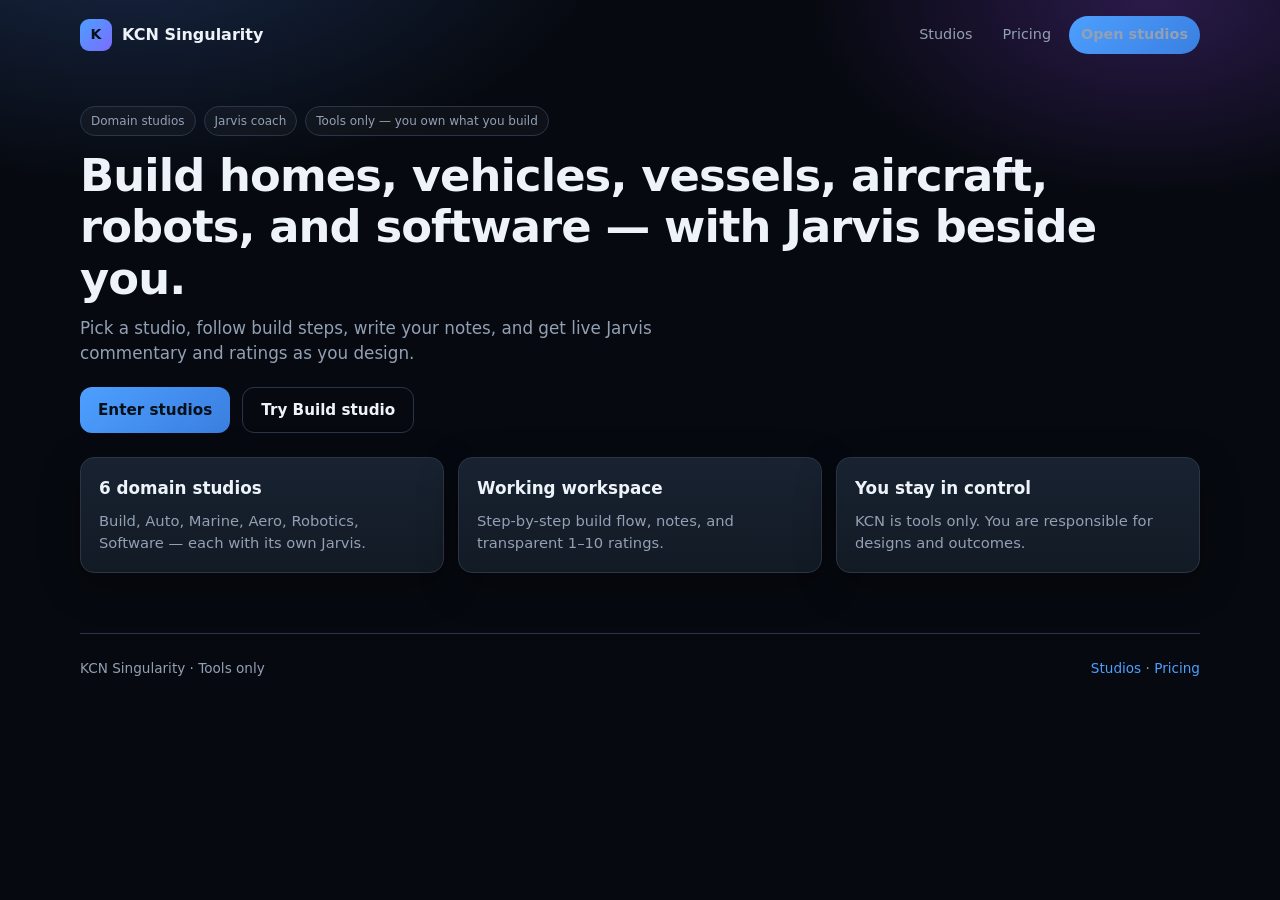
<file: docs/index.html>
<!DOCTYPE html>
<html lang="en">
<head>
<meta charset="UTF-8"/>
<meta name="viewport" content="width=device-width, initial-scale=1"/>
<title>KCN Singularity</title>
<link rel="stylesheet" href="app.css"/>
</head>
<body>
<div class="container">
<nav class="nav">
  <a class="brand" href="index.html"><span class="brand-mark">K</span> KCN Singularity</a>
  <div class="nav-links">
    <a href="studios.html">Studios</a>
    <a href="pricing.html">Pricing</a>
    <a class="btn btn-primary" href="studios.html">Open studios</a>
  </div>
</nav>
<section class="hero">
  <div class="pill-row">
    <span class="pill">Domain studios</span>
    <span class="pill">Jarvis coach</span>
    <span class="pill">Tools only — you own what you build</span>
  </div>
  <h1>Build homes, vehicles, vessels, aircraft, robots, and software — with Jarvis beside you.</h1>
  <p class="lead">Pick a studio, follow build steps, write your notes, and get live Jarvis commentary and ratings as you design.</p>
  <div class="actions">
    <a class="btn btn-primary" href="studios.html">Enter studios</a>
    <a class="btn btn-ghost" href="workspace.html?studio=SUB-BUILD">Try Build studio</a>
  </div>
  <div class="grid-3">
    <div class="card"><h3>6 domain studios</h3><p>Build, Auto, Marine, Aero, Robotics, Software — each with its own Jarvis.</p></div>
    <div class="card"><h3>Working workspace</h3><p>Step-by-step build flow, notes, and transparent 1–10 ratings.</p></div>
    <div class="card"><h3>You stay in control</h3><p>KCN is tools only. You are responsible for designs and outcomes.</p></div>
  </div>
</section>
<footer class="footer"><div class="footer-grid"><div>KCN Singularity · Tools only</div><div><a href="studios.html">Studios</a> · <a href="pricing.html">Pricing</a></div></div></footer>
</div>
</body>
</html>
</file>
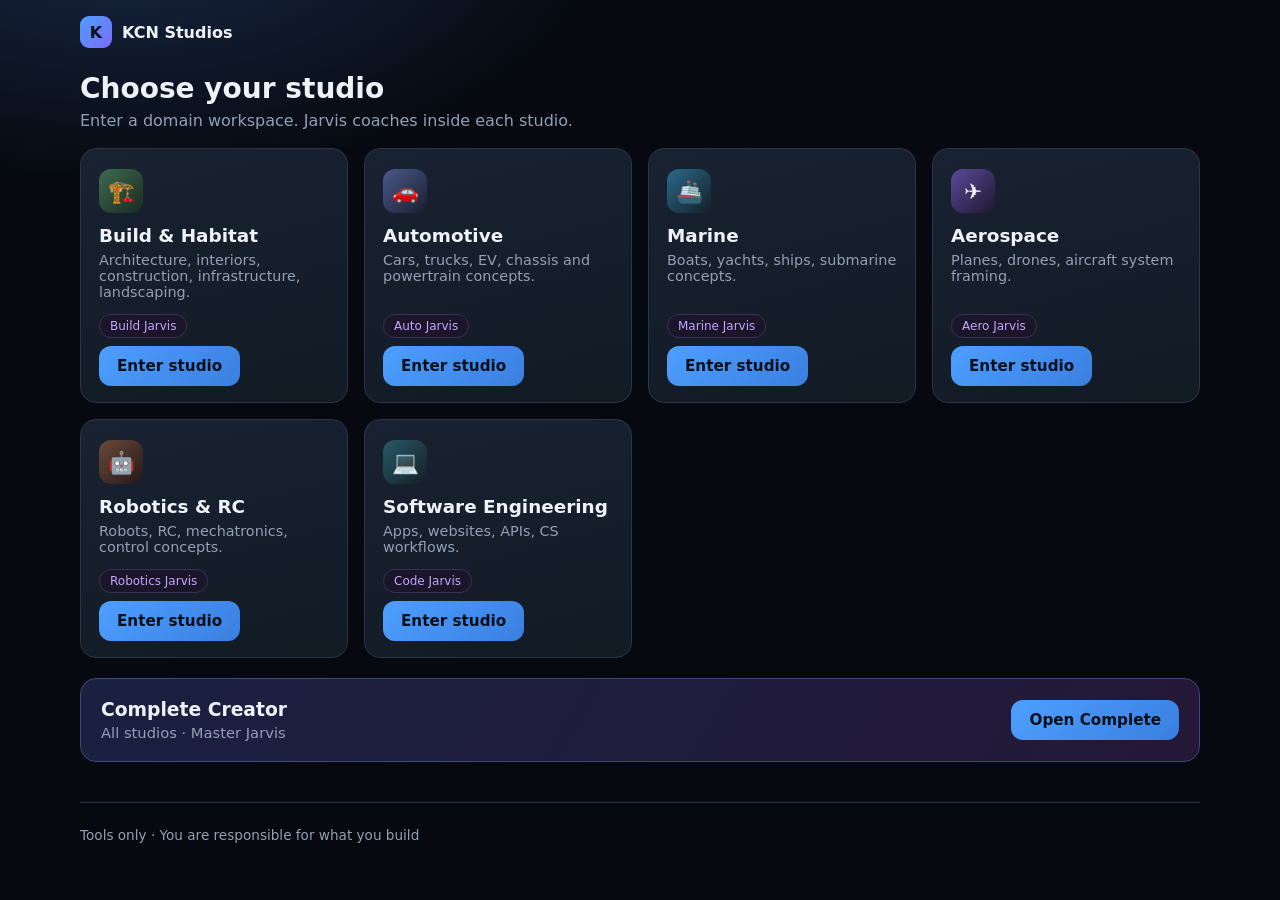
<file: studio-home.html>
<!DOCTYPE html>
<html lang="en"><head><meta charset="UTF-8"/><meta name="viewport" content="width=device-width, initial-scale=1"/><title>KCN Studios</title>
<style>
:root{--bg:#06090f;--card:#121a24;--card2:#182231;--border:#2a3648;--text:#eef3fa;--muted:#93a0b4;--accent:#4d9fff;--accent2:#7b6cff;--ok:#3dd68c;--warn:#f0b429;--jarvis:#c4a5ff;--font:system-ui,sans-serif}
*{box-sizing:border-box}body{margin:0;font-family:var(--font);background:radial-gradient(900px 500px at 10% -10%,#1a2a4a 0%,transparent 55%),var(--bg);color:var(--text);min-height:100vh}
.container{width:min(1120px,92vw);margin:0 auto}.nav{display:flex;align-items:center;justify-content:space-between;padding:16px 0;gap:12px;flex-wrap:wrap}
.brand{display:flex;align-items:center;gap:10px;font-weight:800;color:var(--text);text-decoration:none}
.brand-mark{width:32px;height:32px;border-radius:9px;background:linear-gradient(135deg,var(--accent),var(--accent2));display:grid;place-items:center;color:#061018;font-weight:900}
.btn{display:inline-flex;align-items:center;padding:11px 18px;border-radius:12px;border:0;font-weight:700;cursor:pointer;text-decoration:none;font-size:.95rem}
.btn-primary{background:linear-gradient(135deg,var(--accent),#3a7fe0);color:#061018}
h1{font-size:1.75rem;margin:8px 0 6px}.sub{color:var(--muted);margin:0 0 12px}
.studio-grid{display:grid;grid-template-columns:repeat(auto-fill,minmax(260px,1fr));gap:16px;margin-top:18px}
.studio-card{background:linear-gradient(165deg,#182231,#121a24);border:1px solid var(--border);border-radius:16px;padding:20px 18px 16px;display:flex;flex-direction:column;min-height:220px}
.studio-card:hover{border-color:#4a6a9a}
.studio-icon{width:44px;height:44px;border-radius:12px;display:grid;place-items:center;font-size:1.35rem;margin-bottom:12px}
.studio-card h2{margin:0 0 6px;font-size:1.15rem}.studio-card p{margin:0;color:var(--muted);font-size:.9rem;flex:1}
.studio-meta{display:flex;align-items:center;justify-content:space-between;margin-top:14px;gap:8px;flex-wrap:wrap}
.jarvis-tag{font-size:.75rem;color:var(--jarvis);background:#1a1528;border:1px solid #3a2f55;padding:4px 10px;border-radius:999px}
.complete-banner{margin:20px 0;background:linear-gradient(120deg,#1a2040,#241838);border:1px solid #3a4a7a;border-radius:16px;padding:20px;display:flex;align-items:center;justify-content:space-between;gap:16px;flex-wrap:wrap}
.footer{margin-top:40px;padding:24px 0;border-top:1px solid var(--border);color:var(--muted);font-size:.85rem}
</style></head><body>
<div class="container">
<nav class="nav"><a class="brand" href="#"><span class="brand-mark">K</span> KCN Studios</a></nav>
<h1>Choose your studio</h1>
<p class="sub">Enter a domain workspace. Jarvis coaches inside each studio.</p>
<div class="studio-grid" id="grid"></div>
<div class="complete-banner"><div><h3 style="margin:0 0 4px">Complete Creator</h3><p style="margin:0;color:var(--muted);font-size:.92rem">All studios · Master Jarvis</p></div><a class="btn btn-primary" href="#complete">Open Complete</a></div>
<footer class="footer">Tools only · You are responsible for what you build</footer>
</div>
<script>
const STUDIOS=[
{id:'SUB-BUILD',name:'Build & Habitat',icon:'🏗️',color:'linear-gradient(135deg,#3d6b4f,#1a2a22)',blurb:'Architecture, interiors, construction, infrastructure, landscaping.',jarvis:'Build Jarvis'},
{id:'SUB-AUTO',name:'Automotive',icon:'🚗',color:'linear-gradient(135deg,#4a5a8a,#1a1e30)',blurb:'Cars, trucks, EV, chassis and powertrain concepts.',jarvis:'Auto Jarvis'},
{id:'SUB-MARINE',name:'Marine',icon:'🚢',color:'linear-gradient(135deg,#2a6a8a,#142028)',blurb:'Boats, yachts, ships, submarine concepts.',jarvis:'Marine Jarvis'},
{id:'SUB-AERO',name:'Aerospace',icon:'✈️',color:'linear-gradient(135deg,#5a4a9a,#1e1830)',blurb:'Planes, drones, aircraft system framing.',jarvis:'Aero Jarvis'},
{id:'SUB-ROBOTICS',name:'Robotics & RC',icon:'🤖',color:'linear-gradient(135deg,#6a4a3a,#241818)',blurb:'Robots, RC, mechatronics, control concepts.',jarvis:'Robotics Jarvis'},
{id:'SUB-SOFTWARE',name:'Software Engineering',icon:'💻',color:'linear-gradient(135deg,#2a5a6a,#141e24)',blurb:'Apps, websites, APIs, CS workflows.',jarvis:'Code Jarvis'}
];
document.getElementById('grid').innerHTML=STUDIOS.map(s=>`<article class="studio-card"><div class="studio-icon" style="background:${s.color}">${s.icon}</div><h2>${s.name}</h2><p>${s.blurb}</p><div class="studio-meta"><span class="jarvis-tag">${s.jarvis}</span><a class="btn btn-primary" href="#${s.id}">Enter studio</a></div></article>`).join('');
</script>
</body></html>
</file>
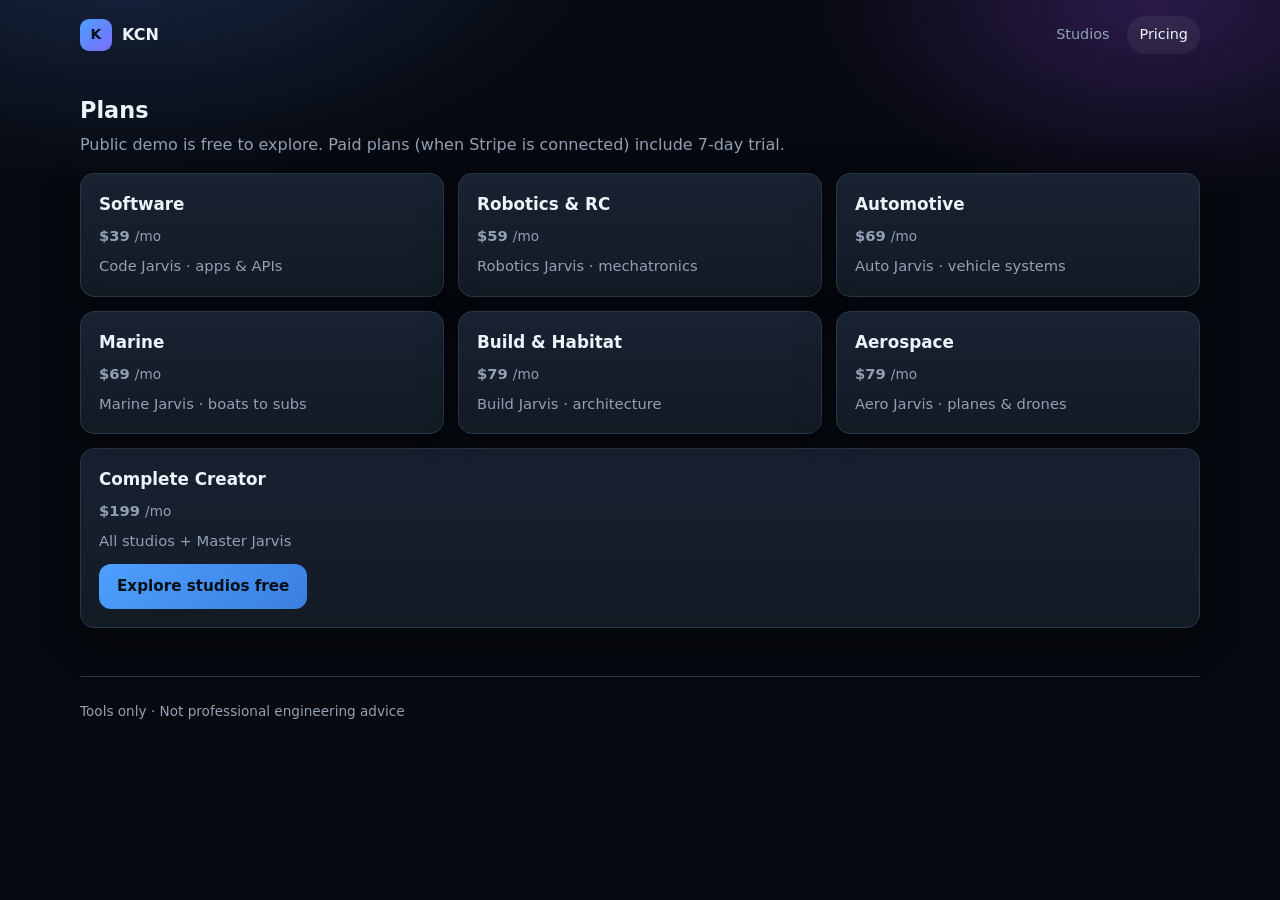
<file: docs/pricing.html>
<!DOCTYPE html>
<html lang="en">
<head>
<meta charset="UTF-8"/>
<meta name="viewport" content="width=device-width, initial-scale=1"/>
<title>Pricing — KCN</title>
<link rel="stylesheet" href="app.css"/>
</head>
<body>
<div class="container">
<nav class="nav">
  <a class="brand" href="index.html"><span class="brand-mark">K</span> KCN</a>
  <div class="nav-links">
    <a href="studios.html">Studios</a>
    <a class="active" href="pricing.html">Pricing</a>
  </div>
</nav>
<section class="section">
  <h2>Plans</h2>
  <p class="sub">Public demo is free to explore. Paid plans (when Stripe is connected) include 7-day trial.</p>
  <div class="grid-3">
    <div class="card"><h3>Software</h3><p class="price">$39 <span>/mo</span></p><p style="margin-top:8px">Code Jarvis · apps & APIs</p></div>
    <div class="card"><h3>Robotics & RC</h3><p class="price">$59 <span>/mo</span></p><p style="margin-top:8px">Robotics Jarvis · mechatronics</p></div>
    <div class="card"><h3>Automotive</h3><p class="price">$69 <span>/mo</span></p><p style="margin-top:8px">Auto Jarvis · vehicle systems</p></div>
    <div class="card"><h3>Marine</h3><p class="price">$69 <span>/mo</span></p><p style="margin-top:8px">Marine Jarvis · boats to subs</p></div>
    <div class="card"><h3>Build & Habitat</h3><p class="price">$79 <span>/mo</span></p><p style="margin-top:8px">Build Jarvis · architecture</p></div>
    <div class="card"><h3>Aerospace</h3><p class="price">$79 <span>/mo</span></p><p style="margin-top:8px">Aero Jarvis · planes & drones</p></div>
  </div>
  <div class="card" style="margin-top:14px">
    <h3>Complete Creator</h3>
    <p class="price">$199 <span>/mo</span></p>
    <p style="margin-top:8px;color:var(--muted)">All studios + Master Jarvis</p>
    <p style="margin-top:12px"><a class="btn btn-primary" href="studios.html">Explore studios free</a></p>
  </div>
</section>
<footer class="footer">Tools only · Not professional engineering advice</footer>
</div>
</body>
</html>
</file>
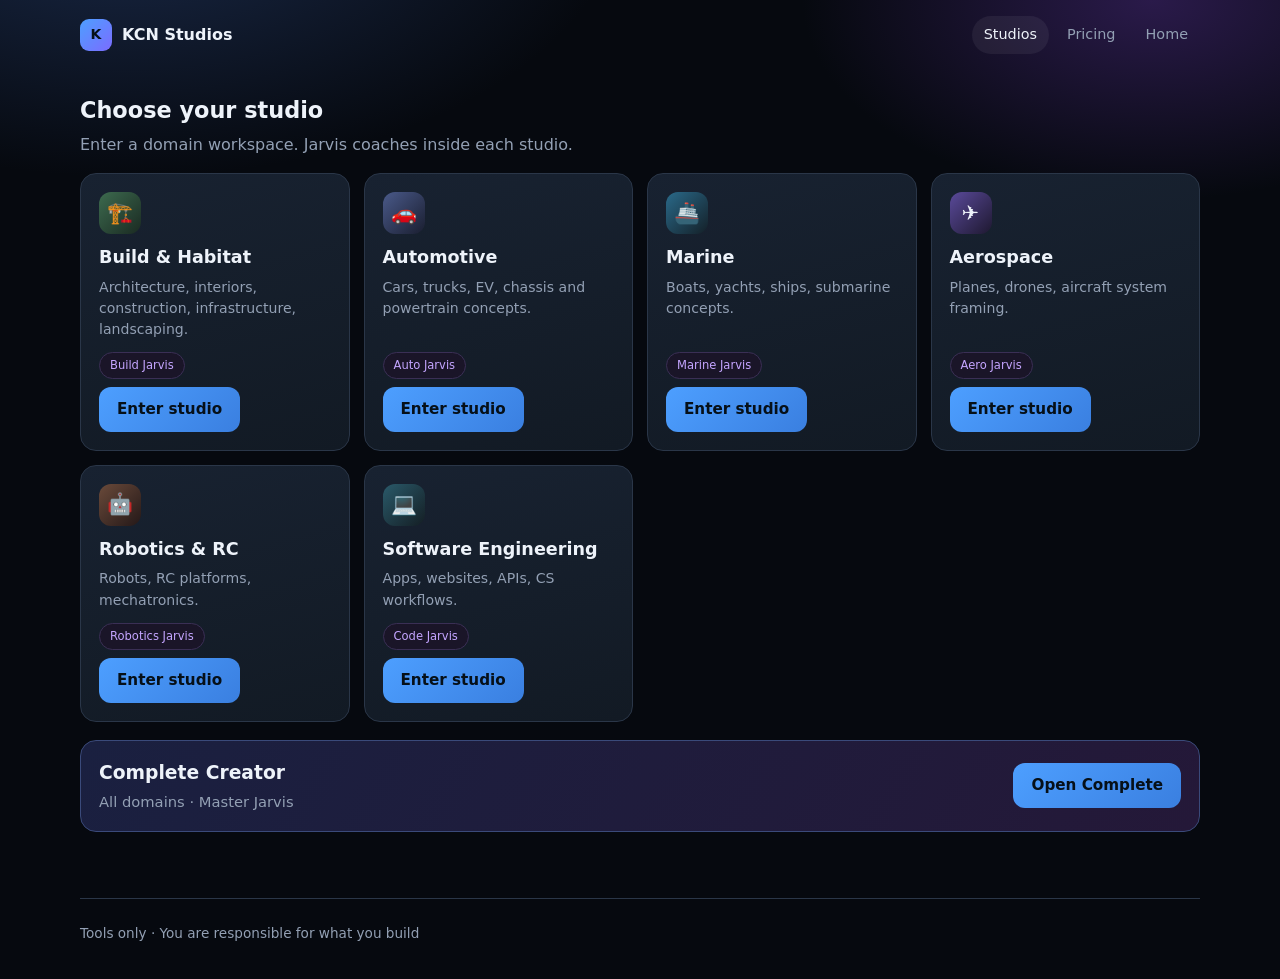
<file: docs/studios.html>
<!DOCTYPE html>
<html lang="en">
<head>
<meta charset="UTF-8"/>
<meta name="viewport" content="width=device-width, initial-scale=1"/>
<title>Studios — KCN</title>
<link rel="stylesheet" href="app.css"/>
</head>
<body>
<div class="container">
<nav class="nav">
  <a class="brand" href="index.html"><span class="brand-mark">K</span> KCN Studios</a>
  <div class="nav-links">
    <a class="active" href="studios.html">Studios</a>
    <a href="pricing.html">Pricing</a>
    <a href="index.html">Home</a>
  </div>
</nav>
<section class="section">
  <h2>Choose your studio</h2>
  <p class="sub">Enter a domain workspace. Jarvis coaches inside each studio.</p>
  <div class="studio-grid" id="grid"></div>
  <div class="complete-banner">
    <div>
      <h3 style="margin:0 0 4px">Complete Creator</h3>
      <p style="margin:0;color:var(--muted);font-size:.92rem">All domains · Master Jarvis</p>
    </div>
    <a class="btn btn-primary" href="workspace.html?studio=SUB-COMPLETE">Open Complete</a>
  </div>
</section>
<footer class="footer">Tools only · You are responsible for what you build</footer>
</div>
<script>
const STUDIOS=[
  {id:'SUB-BUILD',name:'Build & Habitat',icon:'🏗️',color:'linear-gradient(135deg,#3d6b4f,#1a2a22)',blurb:'Architecture, interiors, construction, infrastructure, landscaping.',jarvis:'Build Jarvis'},
  {id:'SUB-AUTO',name:'Automotive',icon:'🚗',color:'linear-gradient(135deg,#4a5a8a,#1a1e30)',blurb:'Cars, trucks, EV, chassis and powertrain concepts.',jarvis:'Auto Jarvis'},
  {id:'SUB-MARINE',name:'Marine',icon:'🚢',color:'linear-gradient(135deg,#2a6a8a,#142028)',blurb:'Boats, yachts, ships, submarine concepts.',jarvis:'Marine Jarvis'},
  {id:'SUB-AERO',name:'Aerospace',icon:'✈️',color:'linear-gradient(135deg,#5a4a9a,#1e1830)',blurb:'Planes, drones, aircraft system framing.',jarvis:'Aero Jarvis'},
  {id:'SUB-ROBOTICS',name:'Robotics & RC',icon:'🤖',color:'linear-gradient(135deg,#6a4a3a,#241818)',blurb:'Robots, RC platforms, mechatronics.',jarvis:'Robotics Jarvis'},
  {id:'SUB-SOFTWARE',name:'Software Engineering',icon:'💻',color:'linear-gradient(135deg,#2a5a6a,#141e24)',blurb:'Apps, websites, APIs, CS workflows.',jarvis:'Code Jarvis'}
];
document.getElementById('grid').innerHTML=STUDIOS.map(s=>`
<article class="studio-card">
  <div class="studio-icon" style="background:${s.color}">${s.icon}</div>
  <h2>${s.name}</h2>
  <p>${s.blurb}</p>
  <div class="studio-meta">
    <span class="jarvis-tag">${s.jarvis}</span>
    <a class="btn btn-primary" href="workspace.html?studio=${s.id}">Enter studio</a>
  </div>
</article>`).join('');
</script>
</body>
</html>
</file>
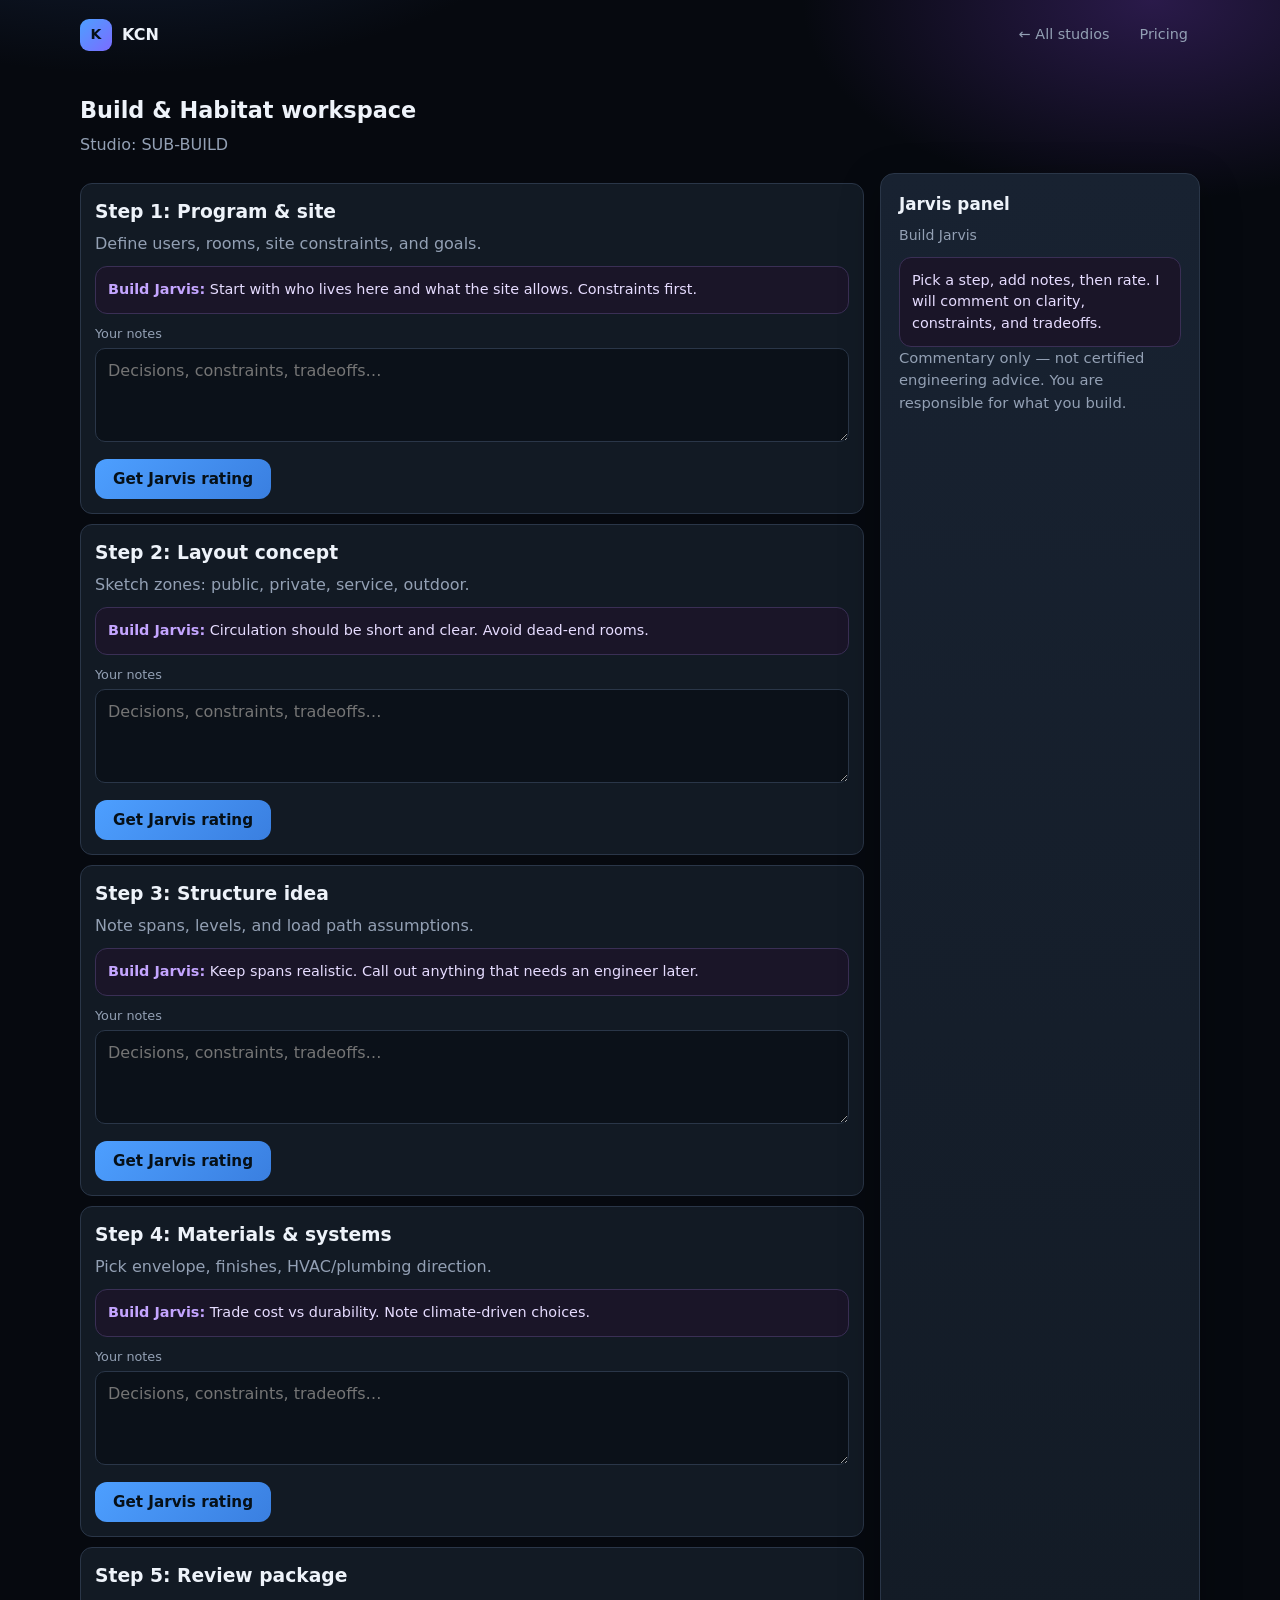
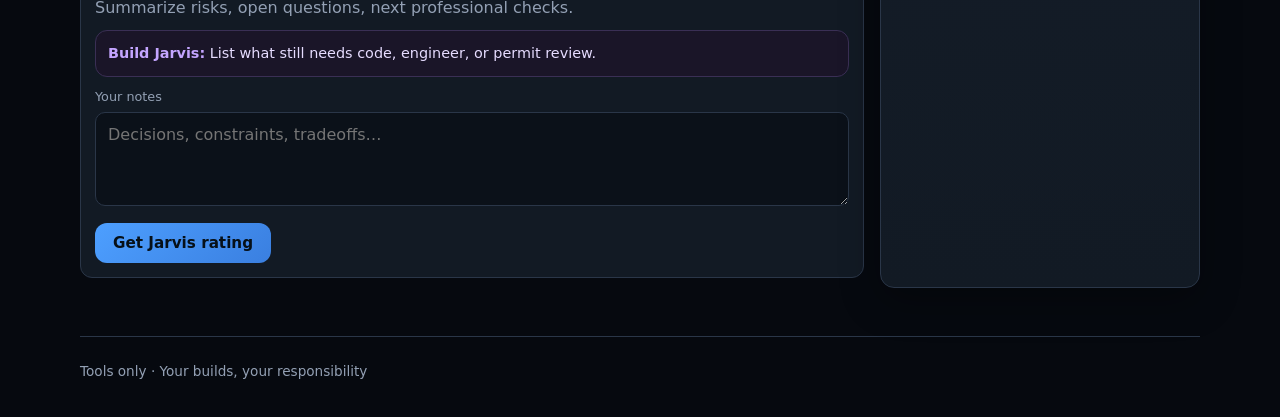
<file: docs/workspace.html>
<!DOCTYPE html>
<html lang="en">
<head>
<meta charset="UTF-8"/>
<meta name="viewport" content="width=device-width, initial-scale=1"/>
<title>Workspace — KCN</title>
<link rel="stylesheet" href="app.css"/>
</head>
<body>
<div class="container">
<nav class="nav">
  <a class="brand" href="index.html"><span class="brand-mark">K</span> KCN</a>
  <div class="nav-links">
    <a href="studios.html">← All studios</a>
    <a href="pricing.html">Pricing</a>
  </div>
</nav>
<section class="section">
  <h2 id="title">Workspace</h2>
  <p class="sub" id="subtitle">Follow steps, write notes, get Jarvis ratings.</p>
  <div class="workspace-layout">
    <div id="steps"></div>
    <div class="card panel">
      <h3 style="margin:0 0 8px">Jarvis panel</h3>
      <p style="color:var(--muted);font-size:.88rem;margin:0 0 10px" id="jarvisName">—</p>
      <div id="panelMsg" class="jarvis-box">Pick a step, add notes, then rate. I will comment on clarity, constraints, and tradeoffs.</div>
      <p class="legal">Commentary only — not certified engineering advice. You are responsible for what you build.</p>
    </div>
  </div>
</section>
<footer class="footer">Tools only · Your builds, your responsibility</footer>
</div>
<script>
const META = {
  'SUB-BUILD': { name:'Build & Habitat', jarvis:'Build Jarvis', steps:[
    {id:1,name:'Program & site',instruction:'Define users, rooms, site constraints, and goals.',comment:'Start with who lives here and what the site allows. Constraints first.'},
    {id:2,name:'Layout concept',instruction:'Sketch zones: public, private, service, outdoor.',comment:'Circulation should be short and clear. Avoid dead-end rooms.'},
    {id:3,name:'Structure idea',instruction:'Note spans, levels, and load path assumptions.',comment:'Keep spans realistic. Call out anything that needs an engineer later.'},
    {id:4,name:'Materials & systems',instruction:'Pick envelope, finishes, HVAC/plumbing direction.',comment:'Trade cost vs durability. Note climate-driven choices.'},
    {id:5,name:'Review package',instruction:'Summarize risks, open questions, next professional checks.',comment:'List what still needs code, engineer, or permit review.'}
  ]},
  'SUB-AUTO': { name:'Automotive', jarvis:'Auto Jarvis', steps:[
    {id:1,name:'Mission profile',instruction:'Define vehicle type, payload, range, and use case.',comment:'Mission drives packaging. Be specific about duty cycle.'},
    {id:2,name:'Architecture',instruction:'Layout: ICE/EV, wheelbase, seating, storage.',comment:'Balance mass, center of gravity, and packaging conflicts.'},
    {id:3,name:'Powertrain concept',instruction:'Power source, drive, rough performance targets.',comment:'State assumptions. Safety margins matter.'},
    {id:4,name:'Chassis & safety',instruction:'Structure, crash considerations, suspension sketch.',comment:'Flag anything that needs professional structural review.'},
    {id:5,name:'Review',instruction:'Risks, tests, regulatory notes.',comment:'List validation steps before any real build.'}
  ]},
  'SUB-MARINE': { name:'Marine', jarvis:'Marine Jarvis', steps:[
    {id:1,name:'Vessel mission',instruction:'Type, waters, range, crew, payload.',comment:'Mission and sea state define the hull.'},
    {id:2,name:'Hull concept',instruction:'Length, form, stability notes.',comment:'Stability is non-negotiable. Note freeboard and draft.'},
    {id:3,name:'Propulsion',instruction:'Power, props, energy storage.',comment:'Match power to displacement and duty.'},
    {id:4,name:'Systems',instruction:'Safety, bilge, navigation, habitability.',comment:'Redundancy on critical systems.'},
    {id:5,name:'Review',instruction:'Risks and surveyor/engineer checks.',comment:'Real vessels need certified review.'}
  ]},
  'SUB-AERO': { name:'Aerospace', jarvis:'Aero Jarvis', steps:[
    {id:1,name:'Flight mission',instruction:'Aircraft class, range, payload, altitude.',comment:'Mission sets wing and power needs.'},
    {id:2,name:'Configuration',instruction:'Layout: wing, prop/jet, control surfaces.',comment:'Keep CG and control authority in mind.'},
    {id:3,name:'Structures sketch',instruction:'Primary structure and materials direction.',comment:'Loads are serious — mark what needs analysis.'},
    {id:4,name:'Systems',instruction:'Power, avionics, safety.',comment:'Redundancy and failure modes matter.'},
    {id:5,name:'Review',instruction:'Risks, certification path notes.',comment:'Not flight-ready without proper engineering.'}
  ]},
  'SUB-ROBOTICS': { name:'Robotics & RC', jarvis:'Robotics Jarvis', steps:[
    {id:1,name:'Task definition',instruction:'What the robot must do, environment, constraints.',comment:'Task clarity beats fancy hardware.'},
    {id:2,name:'Kinematics',instruction:'DOF, actuators, workspace.',comment:'Keep degrees of freedom minimal for the job.'},
    {id:3,name:'Sensing & control',instruction:'Sensors, control loop, safety stops.',comment:'Always define a safe stop condition.'},
    {id:4,name:'Power & structure',instruction:'Battery, frame, thermal.',comment:'Mass budget early.'},
    {id:5,name:'Test plan',instruction:'Bench tests before field.',comment:'Prove each subsystem before integration.'}
  ]},
  'SUB-SOFTWARE': { name:'Software Engineering', jarvis:'Code Jarvis', steps:[
    {id:1,name:'Problem & users',instruction:'Who is this for and what job does it do?',comment:'Write the user story in one sentence.'},
    {id:2,name:'Architecture',instruction:'Modules, data, APIs, hosting sketch.',comment:'Separate concerns. Keep the core small.'},
    {id:3,name:'Data model',instruction:'Entities, relationships, storage.',comment:'Model the real world first, then optimize.'},
    {id:4,name:'Security & ops',instruction:'Auth, secrets, monitoring, backups.',comment:'Threat model the obvious paths.'},
    {id:5,name:'Ship checklist',instruction:'Tests, rollout, rollback.',comment:'Define done: tests green + rollback path.'}
  ]},
  'SUB-COMPLETE': { name:'Complete Creator', jarvis:'Master Jarvis', steps:[
    {id:1,name:'Vision',instruction:'What are you creating and for whom?',comment:'One clear outcome beats ten vague ideas.'},
    {id:2,name:'Domain mix',instruction:'Which studios do you need this week?',comment:'Sequence work: concept → constraints → build.'},
    {id:3,name:'Risk map',instruction:'Technical, legal, safety, cost risks.',comment:'Name the top three risks and owners.'},
    {id:4,name:'Prototype plan',instruction:'Smallest testable version.',comment:'Ship a slice, learn, then expand.'},
    {id:5,name:'Next experts',instruction:'Who must review before real-world use?',comment:'Know when to call professionals.'}
  ]}
};
function rateNotes(notes) {
  let score = 4;
  const breakdown = [];
  const t = (notes || '').trim();
  const len = t.length;
  if (len > 40) { score += 1; breakdown.push({d:'Detail length',delta:+1}); }
  if (len > 120) { score += 1; breakdown.push({d:'Rich notes',delta:+1}); }
  if (len < 15) { score -= 1; breakdown.push({d:'Too short',delta:-1}); }
  const signals = [
    [/because|since|so that/i, 'Reasoning', 1],
    [/constraint|limit|budget|cost/i, 'Constraints', 1],
    [/safety|risk|fail|margin/i, 'Safety/risk', 1],
    [/user|customer|crew|pilot|driver/i, 'User focus', 1],
    [/test|validate|measure/i, 'Testing', 1],
    [/trade.?off|vs\.|versus|alternative/i, 'Tradeoffs', 1]
  ];
  signals.forEach(([re, label, d]) => {
    if (re.test(t)) { score += d; breakdown.push({d:label, delta:+d}); }
  });
  score = Math.max(1, Math.min(10, score));
  let commentary = score >= 8
    ? 'Strong notes — constraints and reasoning are visible. Keep refining risks.'
    : score >= 5
    ? 'Solid start. Add constraints, tradeoffs, and what you will test next.'
    : 'Too thin. Write goals, constraints, and one concrete decision.';
  return { score, breakdown, commentary };
}
const studio = new URLSearchParams(location.search).get('studio') || 'SUB-BUILD';
const data = META[studio] || META['SUB-BUILD'];
document.getElementById('title').textContent = data.name + ' workspace';
document.getElementById('subtitle').textContent = 'Studio: ' + studio;
document.getElementById('jarvisName').textContent = data.jarvis;
document.getElementById('steps').innerHTML = data.steps.map(s => `
  <div class="step" id="step-${s.id}">
    <h3 style="margin:0 0 6px">Step ${s.id}: ${s.name}</h3>
    <p style="color:var(--muted);margin:0 0 8px">${s.instruction}</p>
    <div class="jarvis-box"><strong>${data.jarvis}:</strong> ${s.comment}</div>
    <label>Your notes</label>
    <textarea rows="3" id="notes-${s.id}" placeholder="Decisions, constraints, tradeoffs…"></textarea>
    <button class="btn btn-primary" type="button" style="margin-top:10px" onclick="doRate(${s.id})">Get Jarvis rating</button>
    <div id="rating-${s.id}"></div>
  </div>
`).join('');
function doRate(id) {
  const notes = document.getElementById('notes-' + id).value;
  const r = rateNotes(notes);
  const bd = r.breakdown.map(b => b.d + ' (' + (b.delta>=0?'+':'') + b.delta + ')').join(' · ');
  document.getElementById('rating-' + id).innerHTML = `
    <div class="jarvis-box" style="margin-top:10px">
      <div class="score">${r.score} / 10</div>
      <strong>${data.jarvis}:</strong> ${r.commentary}
      <div style="margin-top:8px;font-size:.82rem;color:var(--muted)">${bd || 'No signal bonuses yet'}</div>
    </div>`;
  document.getElementById('panelMsg').innerHTML = `<strong>${data.jarvis}:</strong> Step ${id} scored <span class="score" style="font-size:1rem">${r.score}/10</span>. ${r.commentary}`;
}
</script>
</body>
</html>
</file>
<file: docs/app.css>
:root {
  --bg: #06090f; --card: #121a24; --card2: #182231; --border: #2a3648;
  --text: #eef3fa; --muted: #93a0b4; --accent: #4d9fff; --accent2: #7b6cff;
  --ok: #3dd68c; --warn: #f0b429; --jarvis: #c4a5ff;
  --font: system-ui, -apple-system, "Segoe UI", Roboto, sans-serif;
}
* { box-sizing: border-box; }
body {
  margin: 0; font-family: var(--font); color: var(--text); min-height: 100vh;
  background: radial-gradient(900px 500px at 10% -10%, #1a2a4a 0%, transparent 55%),
              radial-gradient(700px 400px at 90% 0%, #2a1a4a 0%, transparent 50%), var(--bg);
  line-height: 1.5;
}
a { color: var(--accent); text-decoration: none; }
a:hover { text-decoration: underline; }
.container { width: min(1120px, 92vw); margin: 0 auto; }
.nav { display: flex; align-items: center; justify-content: space-between; padding: 16px 0; gap: 12px; flex-wrap: wrap; }
.brand { display: flex; align-items: center; gap: 10px; font-weight: 800; color: var(--text); text-decoration: none; }
.brand-mark {
  width: 32px; height: 32px; border-radius: 9px;
  background: linear-gradient(135deg, var(--accent), var(--accent2));
  display: grid; place-items: center; color: #061018; font-weight: 900; font-size: 14px;
}
.nav-links { display: flex; gap: 6px; flex-wrap: wrap; align-items: center; }
.nav-links a { color: var(--muted); padding: 8px 12px; border-radius: 999px; text-decoration: none; font-size: .9rem; }
.nav-links a:hover, .nav-links a.active { color: var(--text); background: rgba(255,255,255,.06); }
.btn {
  display: inline-flex; align-items: center; justify-content: center; gap: 8px;
  padding: 11px 18px; border-radius: 12px; border: 0; font-weight: 700; cursor: pointer;
  font-size: .95rem; text-decoration: none !important; font-family: inherit;
}
.btn-primary { background: linear-gradient(135deg, var(--accent), #3a7fe0); color: #061018; }
.btn-primary:hover { filter: brightness(1.08); }
.btn-ghost { background: transparent; color: var(--text); border: 1px solid var(--border); }
.hero { padding: 36px 0 20px; }
.hero h1 { font-size: clamp(1.8rem, 4vw, 2.8rem); line-height: 1.15; margin: 0 0 12px; letter-spacing: -.02em; }
.lead { color: var(--muted); font-size: 1.05rem; max-width: 620px; margin: 0 0 20px; }
.actions { display: flex; gap: 12px; flex-wrap: wrap; margin-bottom: 24px; }
.grid-3 { display: grid; grid-template-columns: repeat(3, 1fr); gap: 14px; }
@media (max-width: 860px) { .grid-3 { grid-template-columns: 1fr; } }
.card {
  background: linear-gradient(180deg, var(--card2), var(--card));
  border: 1px solid var(--border); border-radius: 14px; padding: 18px; box-shadow: 0 12px 40px rgba(0,0,0,.3);
}
.card h3 { margin: 0 0 8px; font-size: 1.05rem; }
.card p { margin: 0; color: var(--muted); font-size: .92rem; }
.section { padding: 24px 0 8px; }
.section h2 { margin: 0 0 6px; font-size: 1.4rem; }
.sub { color: var(--muted); margin: 0 0 16px; }
.price { font-size: 1.5rem; font-weight: 800; color: var(--ok); }
.price span { font-size: .85rem; color: var(--muted); font-weight: 500; }
.pill-row { display: flex; gap: 8px; flex-wrap: wrap; margin-bottom: 14px; }
.pill { font-size: .75rem; color: var(--muted); border: 1px solid var(--border); border-radius: 999px; padding: 5px 10px; background: rgba(255,255,255,.03); }
.studio-grid { display: grid; grid-template-columns: repeat(auto-fill, minmax(250px, 1fr)); gap: 14px; margin-top: 16px; }
.studio-card {
  background: linear-gradient(165deg, #182231, #121a24); border: 1px solid var(--border);
  border-radius: 16px; padding: 18px; display: flex; flex-direction: column; min-height: 210px;
  transition: border-color .15s, transform .15s;
}
.studio-card:hover { border-color: #4a6a9a; transform: translateY(-2px); }
.studio-icon { width: 42px; height: 42px; border-radius: 12px; display: grid; place-items: center; font-size: 1.3rem; margin-bottom: 10px; }
.studio-card h2 { margin: 0 0 6px; font-size: 1.1rem; }
.studio-card p { margin: 0; color: var(--muted); font-size: .88rem; flex: 1; }
.studio-meta { display: flex; align-items: center; justify-content: space-between; margin-top: 12px; gap: 8px; flex-wrap: wrap; }
.jarvis-tag { font-size: .72rem; color: var(--jarvis); background: #1a1528; border: 1px solid #3a2f55; padding: 4px 10px; border-radius: 999px; }
.complete-banner {
  margin: 18px 0; background: linear-gradient(120deg, #1a2040, #241838); border: 1px solid #3a4a7a;
  border-radius: 16px; padding: 18px; display: flex; align-items: center; justify-content: space-between; gap: 14px; flex-wrap: wrap;
}
.footer { margin-top: 40px; padding: 24px 0 36px; border-top: 1px solid var(--border); color: var(--muted); font-size: .85rem; }
.footer-grid { display: flex; justify-content: space-between; gap: 12px; flex-wrap: wrap; }
label { display: block; font-size: .8rem; color: var(--muted); margin: 10px 0 5px; }
textarea {
  width: 100%; padding: 10px 12px; border-radius: 10px; border: 1px solid var(--border);
  background: #0b1119; color: var(--text); font: inherit;
}
.workspace-layout { display: grid; grid-template-columns: 1fr 320px; gap: 16px; margin-top: 12px; }
@media (max-width: 900px) { .workspace-layout { grid-template-columns: 1fr; } }
.step { border: 1px solid var(--border); border-radius: 12px; padding: 14px; margin: 10px 0; background: var(--card); }
.jarvis-box { margin-top: 10px; padding: 12px; border-radius: 12px; background: #1a1528; border: 1px solid #3a2f55; color: #e6dcff; font-size: .9rem; }
.jarvis-box strong { color: var(--jarvis); }
.score { font-size: 1.4rem; font-weight: 800; color: var(--ok); }
.panel { position: sticky; top: 12px; }
.legal { font-size: .78rem; color: var(--muted); margin-top: 12px; }
</file>
